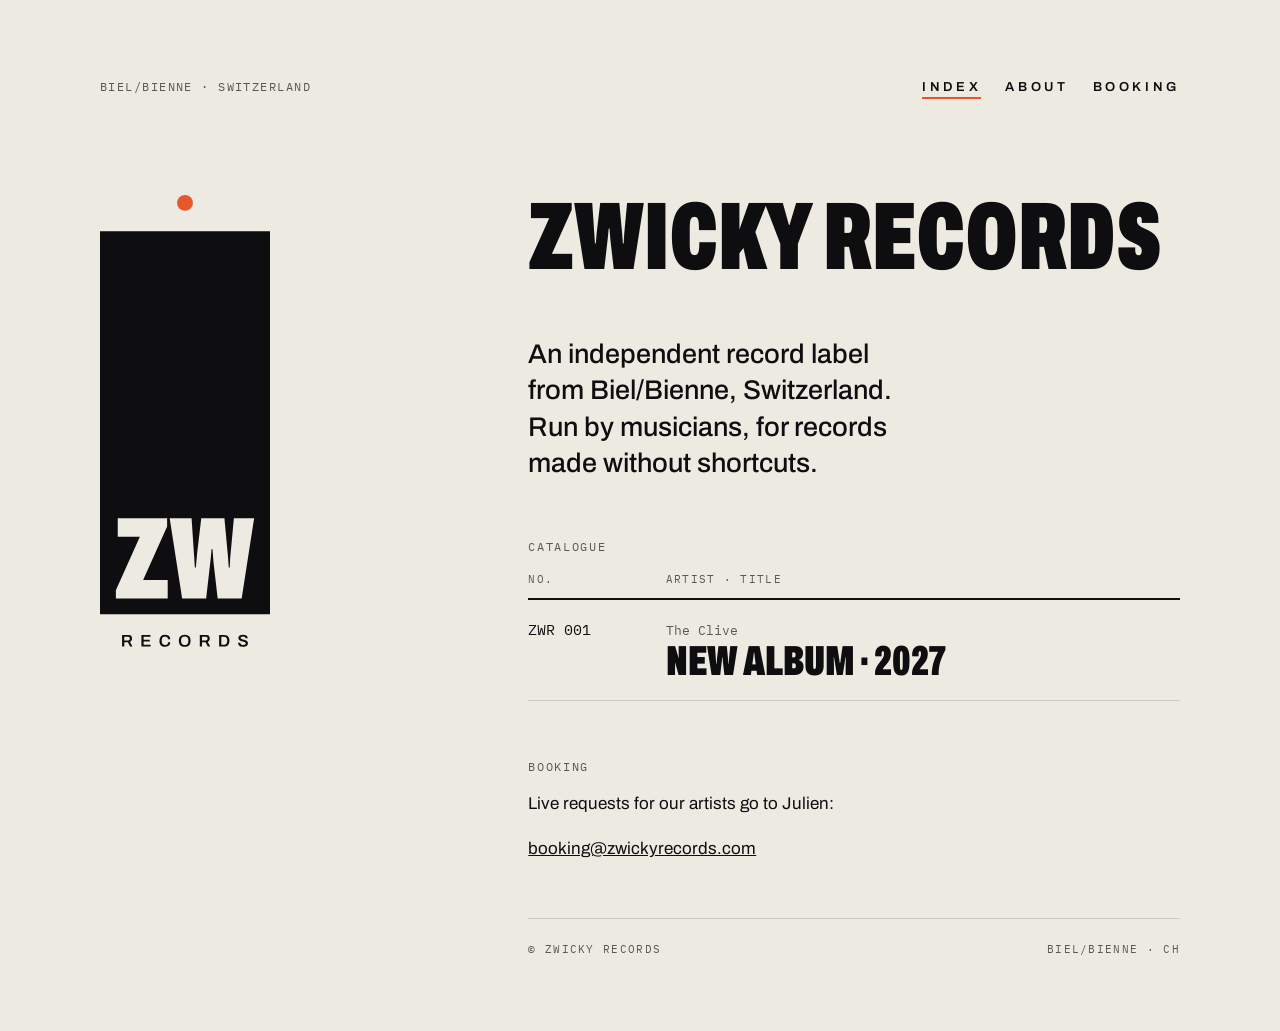
<file: site/index.html>
<!doctype html>
<html lang="en">
<head>
<meta charset="utf-8">
<meta name="viewport" content="width=device-width, initial-scale=1, viewport-fit=cover">
<title>Zwicky Records</title>
<meta name="description" content="Zwicky Records is an independent record label based in Biel/Bienne, Switzerland.">
<link rel="icon" href="favicon.svg" type="image/svg+xml">
<link rel="preconnect" href="https://fonts.googleapis.com"><link rel="preconnect" href="https://fonts.gstatic.com" crossorigin><link rel="stylesheet" href="https://fonts.googleapis.com/css2?family=Archivo:wdth,wght@62..125,400..900&family=IBM+Plex+Mono:wght@400;500&display=swap">
<link rel="stylesheet" href="style.css">
</head>
<body>
<div class="top"><span class="place">Biel/Bienne · Switzerland</span><nav aria-label="Main"><ul><li><a href="index.html" aria-current="page">Index</a></li><li><a href="about.html">About</a></li><li><a href="booking.html">Booking</a></li></ul></nav></div>
<div class="wrap">
  <header class="mark"><a href="index.html" aria-label="Zwicky Records — home"><svg viewBox="0 0 150 398.65" role="img" aria-label="Zwicky Records"><circle class="dot" cx="75.0" cy="7" r="7"/><path class="ink" d="M0.0 32.0H150.0V370.0H0.0ZM72.48188781738281 356.0H93.65459442138672L97.35467529296875 323.72705078125Q97.45745849609375 322.6992492675781 97.66301727294922 320.7464294433594Q97.86857604980469 318.7936096191406 98.07413864135742 316.5838317871094Q98.27970123291016 314.3740539550781 98.38247680664062 312.6268005371094H99.30750274658203Q99.4102783203125 314.1684875488281 99.56444931030273 316.2240905761719Q99.71862030029297 318.2796936035156 99.8727912902832 320.2839050292969Q100.02696228027344 322.2881164550781 100.1297378540039 323.72705078125L103.82982635498047 356.0H125.00253295898438L136.0 285.2872619628906H118.11626434326172L115.13563537597656 317.56024169921875Q115.0328598022461 318.4852600097656 114.93008041381836 319.82139587402344Q114.82730102539062 321.15753173828125 114.77590942382812 322.69923400878906Q114.72451782226562 324.2409362792969 114.62173843383789 325.8340301513672Q114.51895904541016 327.4271240234375 114.51895904541016 328.6604919433594H113.59393310546875Q113.49115753173828 326.9132385253906 113.33698654174805 324.7034606933594Q113.18281555175781 322.4936828613281 113.02864456176758 320.5408630371094Q112.87447357177734 318.5880432128906 112.77169799804688 317.56024169921875L109.79106903076172 285.2872619628906H89.33782958984375L85.53496551513672 317.56024169921875Q85.53496551513672 318.1769104003906 85.43218612670898 319.461669921875Q85.32940673828125 320.7464294433594 85.17523574829102 322.3395233154297Q85.02106475830078 323.9326171875 84.86689376831055 325.57708740234375Q84.71272277832031 327.2215576171875 84.60993957519531 328.6604919433594H83.68492126464844Q83.58213806152344 326.7076721191406 83.42797088623047 324.4465026855469Q83.2738037109375 322.1853332519531 83.1710205078125 320.2839050292969Q83.0682373046875 318.3824768066406 82.96546173095703 317.56024169921875L80.80707550048828 285.2872619628906H61.48441696166992ZM14.0 356.0H59.737152099609375V339.7607421875H38.0505485534668L59.22325134277344 292.58465576171875V285.2872619628906H15.644481658935547V301.52655029296875H35.172706604003906L14.0 348.7026062011719Z"/><path class="ink" d="M74.75250244140625 398.6499938964844Q73.14749908447266 398.6499938964844 71.97750091552734 398.07249450683594Q70.80750274658203 397.4949951171875 70.18500137329102 396.30999755859375Q69.5625 395.125 69.5625 393.32501220703125Q69.5625 391.510009765625 70.18500137329102 390.33250427246094Q70.80750274658203 389.1549987792969 71.97750091552734 388.57749938964844Q73.14749908447266 388.0 74.75250244140625 388.0Q76.37249755859375 388.0 77.53499984741211 388.57749938964844Q78.69750213623047 389.1549987792969 79.32000350952148 390.33250427246094Q79.9425048828125 391.510009765625 79.9425048828125 393.32501220703125Q79.9425048828125 395.125 79.32000350952148 396.30999755859375Q78.69750213623047 397.4949951171875 77.53499984741211 398.07249450683594Q76.37249755859375 398.6499938964844 74.75250244140625 398.6499938964844ZM105.11250305175781 398.4700012207031V388.17999267578125H109.23750305175781Q110.79750061035156 388.17999267578125 111.90750122070312 388.73500061035156Q113.01750183105469 389.2900085449219 113.61750030517578 390.42250061035156Q114.21749877929688 391.55499267578125 114.21749877929688 393.32501220703125Q114.21749877929688 395.0799865722656 113.61750030517578 396.21998596191406Q113.01750183105469 397.3599853515625 111.90750122070312 397.9149932861328Q110.79750061035156 398.4700012207031 109.23750305175781 398.4700012207031ZM19.477500915527344 398.4700012207031V388.17999267578125H24.892501831054688Q26.032501220703125 388.17999267578125 26.782501220703125 388.5699920654297Q27.532501220703125 388.9599914550781 27.907501220703125 389.67999267578125Q28.282501220703125 390.3999938964844 28.282501220703125 391.375Q28.282501220703125 392.3800048828125 27.83250141143799 393.1524963378906Q27.38250160217285 393.92498779296875 26.512500762939453 394.31500244140625L28.642501831054688 398.4700012207031H26.512500762939453L24.622501373291016 394.6449890136719H21.427501678466797V398.4700012207031ZM88.05750274658203 398.4700012207031V388.17999267578125H93.47250366210938Q94.61250305175781 388.17999267578125 95.36250305175781 388.5699920654297Q96.11250305175781 388.9599914550781 96.48750305175781 389.67999267578125Q96.86250305175781 390.3999938964844 96.86250305175781 391.375Q96.86250305175781 392.3800048828125 96.41250228881836 393.1524963378906Q95.9625015258789 393.92498779296875 95.09249877929688 394.31500244140625L97.22250366210938 398.4700012207031H95.09249877929688L93.20249938964844 394.6449890136719H90.00749969482422V398.4700012207031ZM36.532501220703125 398.4700012207031V388.17999267578125H44.55750274658203V389.8450012207031H38.48250198364258V392.3800048828125H43.89750289916992V394.0450134277344H38.48250198364258V396.80499267578125H44.64750289916992V398.4700012207031ZM126.17250061035156 398.6499938964844Q125.3175048828125 398.6499938964844 124.53750228881836 398.4624938964844Q123.75749969482422 398.2749938964844 123.15750122070312 397.87750244140625Q122.55750274658203 397.4800109863281 122.2125015258789 396.88751220703125Q121.86750030517578 396.2950134277344 121.86750030517578 395.4849853515625Q121.86750030517578 395.3949890136719 121.875 395.30499267578125Q121.88249969482422 395.2149963378906 121.88249969482422 395.1700134277344H123.84750366210938Q123.84750366210938 395.20001220703125 123.84000396728516 395.2825012207031Q123.83250427246094 395.364990234375 123.83250427246094 395.42498779296875Q123.83250427246094 395.9200134277344 124.11750411987305 396.2725067138672Q124.40250396728516 396.625 124.94250106811523 396.8125Q125.48249816894531 397.0 126.21749877929688 397.0Q126.7125015258789 397.0 127.09500122070312 396.94000244140625Q127.47750091552734 396.8800048828125 127.75500106811523 396.7675018310547Q128.03250122070312 396.6549987792969 128.2125015258789 396.49749755859375Q128.3925018310547 396.3399963378906 128.4749984741211 396.14500427246094Q128.5574951171875 395.95001220703125 128.5574951171875 395.7250061035156Q128.5574951171875 395.2900085449219 128.2874984741211 395.0050048828125Q128.0175018310547 394.7200012207031 127.56000137329102 394.5249938964844Q127.10250091552734 394.3299865722656 126.5250015258789 394.17250061035156Q125.94750213623047 394.0150146484375 125.34000015258789 393.8500061035156Q124.73249816894531 393.68499755859375 124.15499877929688 393.45249938964844Q123.57749938964844 393.2200012207031 123.11999893188477 392.88999938964844Q122.6624984741211 392.55999755859375 122.39249801635742 392.0574951171875Q122.12249755859375 391.55499267578125 122.12249755859375 390.8500061035156Q122.12249755859375 390.1300048828125 122.43000030517578 389.5899963378906Q122.73750305175781 389.04998779296875 123.30000305175781 388.69749450683594Q123.86250305175781 388.3450012207031 124.61250305175781 388.17250061035156Q125.36250305175781 388.0 126.24749755859375 388.0Q127.07250213623047 388.0 127.79999923706055 388.17250061035156Q128.52749633789062 388.3450012207031 129.0824966430664 388.7124938964844Q129.6374969482422 389.0799865722656 129.95249938964844 389.6424865722656Q130.2675018310547 390.2049865722656 130.2675018310547 390.9849853515625V391.1650085449219H128.33250427246094V391.0150146484375Q128.33250427246094 390.5799865722656 128.07000350952148 390.2799987792969Q127.80750274658203 389.9800109863281 127.33500289916992 389.81500244140625Q126.86250305175781 389.6499938964844 126.23249816894531 389.6499938964844Q125.55750274658203 389.6499938964844 125.0775032043457 389.7774963378906Q124.59750366210938 389.9049987792969 124.34250259399414 390.1524963378906Q124.0875015258789 390.3999938964844 124.0875015258789 390.760009765625Q124.0875015258789 391.135009765625 124.35750198364258 391.38999938964844Q124.62750244140625 391.6449890136719 125.08500289916992 391.8249969482422Q125.5425033569336 392.0050048828125 126.12000274658203 392.1549987792969Q126.69750213623047 392.30499267578125 127.30500030517578 392.4774932861328Q127.9124984741211 392.6499938964844 128.4900016784668 392.875Q129.0675048828125 393.1000061035156 129.5250015258789 393.4375Q129.9824981689453 393.7749938964844 130.25250244140625 394.27000427246094Q130.5225067138672 394.7650146484375 130.5225067138672 395.4549865722656Q130.5225067138672 396.6099853515625 129.9600067138672 397.3149871826172Q129.3975067138672 398.0199890136719 128.4150047302246 398.3349914550781Q127.43250274658203 398.6499938964844 126.17250061035156 398.6499938964844ZM57.442501068115234 398.6499938964844Q55.86750030517578 398.6499938964844 54.75 398.0950012207031Q53.63249969482422 397.5400085449219 53.040000915527344 396.3625030517578Q52.44750213623047 395.18499755859375 52.44750213623047 393.32501220703125Q52.44750213623047 390.6099853515625 53.76750183105469 389.30499267578125Q55.087501525878906 388.0 57.442501068115234 388.0Q58.71750259399414 388.0 59.74500274658203 388.43499755859375Q60.77250289916992 388.8699951171875 61.38000297546387 389.74749755859375Q61.98750305175781 390.625 61.98750305175781 391.9750061035156H59.99250030517578Q59.99250030517578 391.2250061035156 59.670000076293945 390.70750427246094Q59.34749984741211 390.19000244140625 58.77750015258789 389.9199981689453Q58.20750045776367 389.6499938964844 57.47249984741211 389.6499938964844Q56.45249938964844 389.6499938964844 55.77750015258789 390.04750061035156Q55.102500915527344 390.44500732421875 54.78000068664551 391.2250061035156Q54.45750045776367 392.0050048828125 54.45750045776367 393.1600036621094V393.489990234375Q54.45750045776367 394.6600036621094 54.78000068664551 395.44000244140625Q55.102500915527344 396.2200012207031 55.77000045776367 396.61000061035156Q56.4375 397.0 57.47249984741211 397.0Q58.25250244140625 397.0 58.837501525878906 396.7375030517578Q59.42250061035156 396.4750061035156 59.7450008392334 395.95750427246094Q60.067501068115234 395.44000244140625 60.067501068115234 394.69000244140625H61.98750305175781Q61.98750305175781 396.0400085449219 61.387502670288086 396.9175109863281Q60.78750228881836 397.7950134277344 59.76000213623047 398.2225036621094Q58.73250198364258 398.6499938964844 57.442501068115234 398.6499938964844ZM74.75250244140625 397.0Q75.53250122070312 397.0 76.125 396.7749938964844Q76.71749877929688 396.54998779296875 77.12250137329102 396.1074981689453Q77.52750396728516 395.6650085449219 77.73750305175781 395.0124969482422Q77.94750213623047 394.3599853515625 77.94750213623047 393.5050048828125V393.17498779296875Q77.94750213623047 392.30499267578125 77.73750305175781 391.6449890136719Q77.52750396728516 390.9849853515625 77.12250137329102 390.54249572753906Q76.71749877929688 390.1000061035156 76.125 389.875Q75.53250122070312 389.6499938964844 74.75250244140625 389.6499938964844Q73.97250366210938 389.6499938964844 73.38000106811523 389.875Q72.7874984741211 390.1000061035156 72.38249969482422 390.54249572753906Q71.97750091552734 390.9849853515625 71.7750015258789 391.6449890136719Q71.57250213623047 392.30499267578125 71.57250213623047 393.17498779296875V393.5050048828125Q71.57250213623047 394.3599853515625 71.7750015258789 395.0124969482422Q71.97750091552734 395.6650085449219 72.38249969482422 396.1074981689453Q72.7874984741211 396.54998779296875 73.38000106811523 396.7749938964844Q73.97250366210938 397.0 74.75250244140625 397.0ZM107.0625 396.80499267578125H109.23750305175781Q109.95750427246094 396.80499267578125 110.51250457763672 396.5950012207031Q111.0675048828125 396.385009765625 111.4425048828125 395.9725036621094Q111.8175048828125 395.55999755859375 112.01250457763672 394.9375Q112.20750427246094 394.31500244140625 112.20750427246094 393.489990234375V393.17498779296875Q112.20750427246094 392.3349914550781 112.01250457763672 391.7124938964844Q111.8175048828125 391.0899963378906 111.4425048828125 390.67750549316406Q111.0675048828125 390.2650146484375 110.51250457763672 390.0550079345703Q109.95750427246094 389.8450012207031 109.23750305175781 389.8450012207031H107.0625ZM21.427501678466797 393.010009765625H24.74250030517578Q25.49250030517578 393.010009765625 25.89750099182129 392.57501220703125Q26.302501678466797 392.1400146484375 26.302501678466797 391.375Q26.302501678466797 390.8800048828125 26.122501373291016 390.54249572753906Q25.942501068115234 390.2049865722656 25.597500801086426 390.0249938964844Q25.252500534057617 389.8450012207031 24.74250030517578 389.8450012207031H21.427501678466797ZM90.00749969482422 393.010009765625H93.32250213623047Q94.07250213623047 393.010009765625 94.47750091552734 392.57501220703125Q94.88249969482422 392.1400146484375 94.88249969482422 391.375Q94.88249969482422 390.8800048828125 94.70249938964844 390.54249572753906Q94.52249908447266 390.2049865722656 94.1775016784668 390.0249938964844Q93.83250427246094 389.8450012207031 93.32250213623047 389.8450012207031H90.00749969482422Z"/></svg></a></header>
  <main>
    <h1>Zwicky Records</h1>
    <p class="lead">An independent record label from Biel/Bienne, Switzerland. Run by musicians, for records made without shortcuts.</p>
    <section aria-labelledby="cat-h">
      <h2 class="label" id="cat-h">Catalogue</h2>
      <div class="table-box">
        <table class="cat">
          <thead><tr><th>No.</th><th>Artist · Title</th></tr></thead>
          <tbody><tr><td class="code">ZWR 001</td><td><div class="artist"><a class="band" href="https://www.the-clive.com" target="_blank" rel="noopener">The Clive</a></div><div class="title">New album · 2027</div></td></tr></tbody>
        </table>
      </div>
    </section>
    <section aria-labelledby="c-h">
      <h2 class="label" id="c-h">Booking</h2>
      <p class="prose" style="margin:0">Live requests for our artists go to Julien: <a href="mailto:booking@zwickyrecords.com">booking@zwickyrecords.com</a></p>
    </section>
    <footer><span>© Zwicky Records</span><span>Biel/Bienne · CH</span></footer>
  </main>
</div>
</body>
</html>
</file>
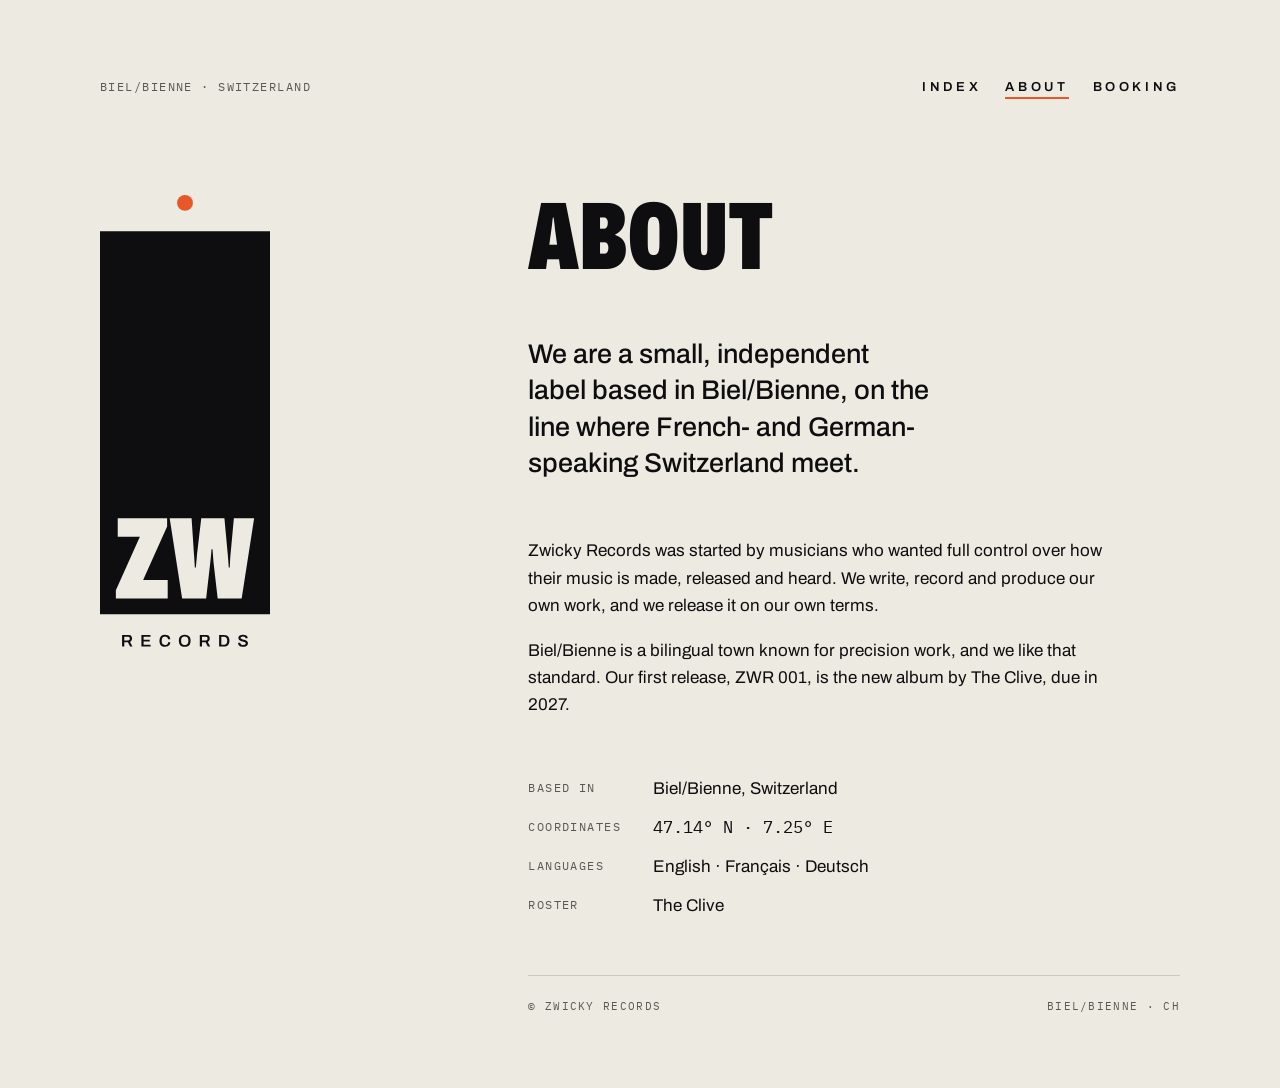
<file: site/about.html>
<!doctype html>
<html lang="en">
<head>
<meta charset="utf-8">
<meta name="viewport" content="width=device-width, initial-scale=1, viewport-fit=cover">
<title>About — Zwicky Records</title>
<meta name="description" content="Who we are: an independent label based in Biel/Bienne, Switzerland.">
<link rel="icon" href="favicon.svg" type="image/svg+xml">
<link rel="preconnect" href="https://fonts.googleapis.com"><link rel="preconnect" href="https://fonts.gstatic.com" crossorigin><link rel="stylesheet" href="https://fonts.googleapis.com/css2?family=Archivo:wdth,wght@62..125,400..900&family=IBM+Plex+Mono:wght@400;500&display=swap">
<link rel="stylesheet" href="style.css">
</head>
<body>
<div class="top"><span class="place">Biel/Bienne · Switzerland</span><nav aria-label="Main"><ul><li><a href="index.html">Index</a></li><li><a href="about.html" aria-current="page">About</a></li><li><a href="booking.html">Booking</a></li></ul></nav></div>
<div class="wrap">
  <header class="mark"><a href="index.html" aria-label="Zwicky Records — home"><svg viewBox="0 0 150 398.65" role="img" aria-label="Zwicky Records"><circle class="dot" cx="75.0" cy="7" r="7"/><path class="ink" d="M0.0 32.0H150.0V370.0H0.0ZM72.48188781738281 356.0H93.65459442138672L97.35467529296875 323.72705078125Q97.45745849609375 322.6992492675781 97.66301727294922 320.7464294433594Q97.86857604980469 318.7936096191406 98.07413864135742 316.5838317871094Q98.27970123291016 314.3740539550781 98.38247680664062 312.6268005371094H99.30750274658203Q99.4102783203125 314.1684875488281 99.56444931030273 316.2240905761719Q99.71862030029297 318.2796936035156 99.8727912902832 320.2839050292969Q100.02696228027344 322.2881164550781 100.1297378540039 323.72705078125L103.82982635498047 356.0H125.00253295898438L136.0 285.2872619628906H118.11626434326172L115.13563537597656 317.56024169921875Q115.0328598022461 318.4852600097656 114.93008041381836 319.82139587402344Q114.82730102539062 321.15753173828125 114.77590942382812 322.69923400878906Q114.72451782226562 324.2409362792969 114.62173843383789 325.8340301513672Q114.51895904541016 327.4271240234375 114.51895904541016 328.6604919433594H113.59393310546875Q113.49115753173828 326.9132385253906 113.33698654174805 324.7034606933594Q113.18281555175781 322.4936828613281 113.02864456176758 320.5408630371094Q112.87447357177734 318.5880432128906 112.77169799804688 317.56024169921875L109.79106903076172 285.2872619628906H89.33782958984375L85.53496551513672 317.56024169921875Q85.53496551513672 318.1769104003906 85.43218612670898 319.461669921875Q85.32940673828125 320.7464294433594 85.17523574829102 322.3395233154297Q85.02106475830078 323.9326171875 84.86689376831055 325.57708740234375Q84.71272277832031 327.2215576171875 84.60993957519531 328.6604919433594H83.68492126464844Q83.58213806152344 326.7076721191406 83.42797088623047 324.4465026855469Q83.2738037109375 322.1853332519531 83.1710205078125 320.2839050292969Q83.0682373046875 318.3824768066406 82.96546173095703 317.56024169921875L80.80707550048828 285.2872619628906H61.48441696166992ZM14.0 356.0H59.737152099609375V339.7607421875H38.0505485534668L59.22325134277344 292.58465576171875V285.2872619628906H15.644481658935547V301.52655029296875H35.172706604003906L14.0 348.7026062011719Z"/><path class="ink" d="M74.75250244140625 398.6499938964844Q73.14749908447266 398.6499938964844 71.97750091552734 398.07249450683594Q70.80750274658203 397.4949951171875 70.18500137329102 396.30999755859375Q69.5625 395.125 69.5625 393.32501220703125Q69.5625 391.510009765625 70.18500137329102 390.33250427246094Q70.80750274658203 389.1549987792969 71.97750091552734 388.57749938964844Q73.14749908447266 388.0 74.75250244140625 388.0Q76.37249755859375 388.0 77.53499984741211 388.57749938964844Q78.69750213623047 389.1549987792969 79.32000350952148 390.33250427246094Q79.9425048828125 391.510009765625 79.9425048828125 393.32501220703125Q79.9425048828125 395.125 79.32000350952148 396.30999755859375Q78.69750213623047 397.4949951171875 77.53499984741211 398.07249450683594Q76.37249755859375 398.6499938964844 74.75250244140625 398.6499938964844ZM105.11250305175781 398.4700012207031V388.17999267578125H109.23750305175781Q110.79750061035156 388.17999267578125 111.90750122070312 388.73500061035156Q113.01750183105469 389.2900085449219 113.61750030517578 390.42250061035156Q114.21749877929688 391.55499267578125 114.21749877929688 393.32501220703125Q114.21749877929688 395.0799865722656 113.61750030517578 396.21998596191406Q113.01750183105469 397.3599853515625 111.90750122070312 397.9149932861328Q110.79750061035156 398.4700012207031 109.23750305175781 398.4700012207031ZM19.477500915527344 398.4700012207031V388.17999267578125H24.892501831054688Q26.032501220703125 388.17999267578125 26.782501220703125 388.5699920654297Q27.532501220703125 388.9599914550781 27.907501220703125 389.67999267578125Q28.282501220703125 390.3999938964844 28.282501220703125 391.375Q28.282501220703125 392.3800048828125 27.83250141143799 393.1524963378906Q27.38250160217285 393.92498779296875 26.512500762939453 394.31500244140625L28.642501831054688 398.4700012207031H26.512500762939453L24.622501373291016 394.6449890136719H21.427501678466797V398.4700012207031ZM88.05750274658203 398.4700012207031V388.17999267578125H93.47250366210938Q94.61250305175781 388.17999267578125 95.36250305175781 388.5699920654297Q96.11250305175781 388.9599914550781 96.48750305175781 389.67999267578125Q96.86250305175781 390.3999938964844 96.86250305175781 391.375Q96.86250305175781 392.3800048828125 96.41250228881836 393.1524963378906Q95.9625015258789 393.92498779296875 95.09249877929688 394.31500244140625L97.22250366210938 398.4700012207031H95.09249877929688L93.20249938964844 394.6449890136719H90.00749969482422V398.4700012207031ZM36.532501220703125 398.4700012207031V388.17999267578125H44.55750274658203V389.8450012207031H38.48250198364258V392.3800048828125H43.89750289916992V394.0450134277344H38.48250198364258V396.80499267578125H44.64750289916992V398.4700012207031ZM126.17250061035156 398.6499938964844Q125.3175048828125 398.6499938964844 124.53750228881836 398.4624938964844Q123.75749969482422 398.2749938964844 123.15750122070312 397.87750244140625Q122.55750274658203 397.4800109863281 122.2125015258789 396.88751220703125Q121.86750030517578 396.2950134277344 121.86750030517578 395.4849853515625Q121.86750030517578 395.3949890136719 121.875 395.30499267578125Q121.88249969482422 395.2149963378906 121.88249969482422 395.1700134277344H123.84750366210938Q123.84750366210938 395.20001220703125 123.84000396728516 395.2825012207031Q123.83250427246094 395.364990234375 123.83250427246094 395.42498779296875Q123.83250427246094 395.9200134277344 124.11750411987305 396.2725067138672Q124.40250396728516 396.625 124.94250106811523 396.8125Q125.48249816894531 397.0 126.21749877929688 397.0Q126.7125015258789 397.0 127.09500122070312 396.94000244140625Q127.47750091552734 396.8800048828125 127.75500106811523 396.7675018310547Q128.03250122070312 396.6549987792969 128.2125015258789 396.49749755859375Q128.3925018310547 396.3399963378906 128.4749984741211 396.14500427246094Q128.5574951171875 395.95001220703125 128.5574951171875 395.7250061035156Q128.5574951171875 395.2900085449219 128.2874984741211 395.0050048828125Q128.0175018310547 394.7200012207031 127.56000137329102 394.5249938964844Q127.10250091552734 394.3299865722656 126.5250015258789 394.17250061035156Q125.94750213623047 394.0150146484375 125.34000015258789 393.8500061035156Q124.73249816894531 393.68499755859375 124.15499877929688 393.45249938964844Q123.57749938964844 393.2200012207031 123.11999893188477 392.88999938964844Q122.6624984741211 392.55999755859375 122.39249801635742 392.0574951171875Q122.12249755859375 391.55499267578125 122.12249755859375 390.8500061035156Q122.12249755859375 390.1300048828125 122.43000030517578 389.5899963378906Q122.73750305175781 389.04998779296875 123.30000305175781 388.69749450683594Q123.86250305175781 388.3450012207031 124.61250305175781 388.17250061035156Q125.36250305175781 388.0 126.24749755859375 388.0Q127.07250213623047 388.0 127.79999923706055 388.17250061035156Q128.52749633789062 388.3450012207031 129.0824966430664 388.7124938964844Q129.6374969482422 389.0799865722656 129.95249938964844 389.6424865722656Q130.2675018310547 390.2049865722656 130.2675018310547 390.9849853515625V391.1650085449219H128.33250427246094V391.0150146484375Q128.33250427246094 390.5799865722656 128.07000350952148 390.2799987792969Q127.80750274658203 389.9800109863281 127.33500289916992 389.81500244140625Q126.86250305175781 389.6499938964844 126.23249816894531 389.6499938964844Q125.55750274658203 389.6499938964844 125.0775032043457 389.7774963378906Q124.59750366210938 389.9049987792969 124.34250259399414 390.1524963378906Q124.0875015258789 390.3999938964844 124.0875015258789 390.760009765625Q124.0875015258789 391.135009765625 124.35750198364258 391.38999938964844Q124.62750244140625 391.6449890136719 125.08500289916992 391.8249969482422Q125.5425033569336 392.0050048828125 126.12000274658203 392.1549987792969Q126.69750213623047 392.30499267578125 127.30500030517578 392.4774932861328Q127.9124984741211 392.6499938964844 128.4900016784668 392.875Q129.0675048828125 393.1000061035156 129.5250015258789 393.4375Q129.9824981689453 393.7749938964844 130.25250244140625 394.27000427246094Q130.5225067138672 394.7650146484375 130.5225067138672 395.4549865722656Q130.5225067138672 396.6099853515625 129.9600067138672 397.3149871826172Q129.3975067138672 398.0199890136719 128.4150047302246 398.3349914550781Q127.43250274658203 398.6499938964844 126.17250061035156 398.6499938964844ZM57.442501068115234 398.6499938964844Q55.86750030517578 398.6499938964844 54.75 398.0950012207031Q53.63249969482422 397.5400085449219 53.040000915527344 396.3625030517578Q52.44750213623047 395.18499755859375 52.44750213623047 393.32501220703125Q52.44750213623047 390.6099853515625 53.76750183105469 389.30499267578125Q55.087501525878906 388.0 57.442501068115234 388.0Q58.71750259399414 388.0 59.74500274658203 388.43499755859375Q60.77250289916992 388.8699951171875 61.38000297546387 389.74749755859375Q61.98750305175781 390.625 61.98750305175781 391.9750061035156H59.99250030517578Q59.99250030517578 391.2250061035156 59.670000076293945 390.70750427246094Q59.34749984741211 390.19000244140625 58.77750015258789 389.9199981689453Q58.20750045776367 389.6499938964844 57.47249984741211 389.6499938964844Q56.45249938964844 389.6499938964844 55.77750015258789 390.04750061035156Q55.102500915527344 390.44500732421875 54.78000068664551 391.2250061035156Q54.45750045776367 392.0050048828125 54.45750045776367 393.1600036621094V393.489990234375Q54.45750045776367 394.6600036621094 54.78000068664551 395.44000244140625Q55.102500915527344 396.2200012207031 55.77000045776367 396.61000061035156Q56.4375 397.0 57.47249984741211 397.0Q58.25250244140625 397.0 58.837501525878906 396.7375030517578Q59.42250061035156 396.4750061035156 59.7450008392334 395.95750427246094Q60.067501068115234 395.44000244140625 60.067501068115234 394.69000244140625H61.98750305175781Q61.98750305175781 396.0400085449219 61.387502670288086 396.9175109863281Q60.78750228881836 397.7950134277344 59.76000213623047 398.2225036621094Q58.73250198364258 398.6499938964844 57.442501068115234 398.6499938964844ZM74.75250244140625 397.0Q75.53250122070312 397.0 76.125 396.7749938964844Q76.71749877929688 396.54998779296875 77.12250137329102 396.1074981689453Q77.52750396728516 395.6650085449219 77.73750305175781 395.0124969482422Q77.94750213623047 394.3599853515625 77.94750213623047 393.5050048828125V393.17498779296875Q77.94750213623047 392.30499267578125 77.73750305175781 391.6449890136719Q77.52750396728516 390.9849853515625 77.12250137329102 390.54249572753906Q76.71749877929688 390.1000061035156 76.125 389.875Q75.53250122070312 389.6499938964844 74.75250244140625 389.6499938964844Q73.97250366210938 389.6499938964844 73.38000106811523 389.875Q72.7874984741211 390.1000061035156 72.38249969482422 390.54249572753906Q71.97750091552734 390.9849853515625 71.7750015258789 391.6449890136719Q71.57250213623047 392.30499267578125 71.57250213623047 393.17498779296875V393.5050048828125Q71.57250213623047 394.3599853515625 71.7750015258789 395.0124969482422Q71.97750091552734 395.6650085449219 72.38249969482422 396.1074981689453Q72.7874984741211 396.54998779296875 73.38000106811523 396.7749938964844Q73.97250366210938 397.0 74.75250244140625 397.0ZM107.0625 396.80499267578125H109.23750305175781Q109.95750427246094 396.80499267578125 110.51250457763672 396.5950012207031Q111.0675048828125 396.385009765625 111.4425048828125 395.9725036621094Q111.8175048828125 395.55999755859375 112.01250457763672 394.9375Q112.20750427246094 394.31500244140625 112.20750427246094 393.489990234375V393.17498779296875Q112.20750427246094 392.3349914550781 112.01250457763672 391.7124938964844Q111.8175048828125 391.0899963378906 111.4425048828125 390.67750549316406Q111.0675048828125 390.2650146484375 110.51250457763672 390.0550079345703Q109.95750427246094 389.8450012207031 109.23750305175781 389.8450012207031H107.0625ZM21.427501678466797 393.010009765625H24.74250030517578Q25.49250030517578 393.010009765625 25.89750099182129 392.57501220703125Q26.302501678466797 392.1400146484375 26.302501678466797 391.375Q26.302501678466797 390.8800048828125 26.122501373291016 390.54249572753906Q25.942501068115234 390.2049865722656 25.597500801086426 390.0249938964844Q25.252500534057617 389.8450012207031 24.74250030517578 389.8450012207031H21.427501678466797ZM90.00749969482422 393.010009765625H93.32250213623047Q94.07250213623047 393.010009765625 94.47750091552734 392.57501220703125Q94.88249969482422 392.1400146484375 94.88249969482422 391.375Q94.88249969482422 390.8800048828125 94.70249938964844 390.54249572753906Q94.52249908447266 390.2049865722656 94.1775016784668 390.0249938964844Q93.83250427246094 389.8450012207031 93.32250213623047 389.8450012207031H90.00749969482422Z"/></svg></a></header>
  <main>
    <h1>About</h1>
    <p class="lead">We are a small, independent label based in Biel/Bienne, on the line where French- and German-speaking Switzerland meet.</p>
    <div class="prose">
      <p>Zwicky Records was started by musicians who wanted full control over how their music is made, released and heard. We write, record and produce our own work, and we release it on our own terms.</p>
      <p>Biel/Bienne is a bilingual town known for precision work, and we like that standard. Our first release, ZWR 001, is the new album by <a class="band" href="https://www.the-clive.com" target="_blank" rel="noopener">The Clive</a>, due in 2027.</p>
    </div>
    <dl class="facts">
      <dt>Based in</dt><dd>Biel/Bienne, Switzerland</dd>
      <dt>Coordinates</dt><dd style="font-family:var(--mono)">47.14° N · 7.25° E</dd>
      <dt>Languages</dt><dd>English · Français · Deutsch</dd>
      <dt>Roster</dt><dd><a class="band" href="https://www.the-clive.com" target="_blank" rel="noopener">The Clive</a></dd>
    </dl>
    <footer><span>© Zwicky Records</span><span>Biel/Bienne · CH</span></footer>
  </main>
</div>
</body>
</html>
</file>
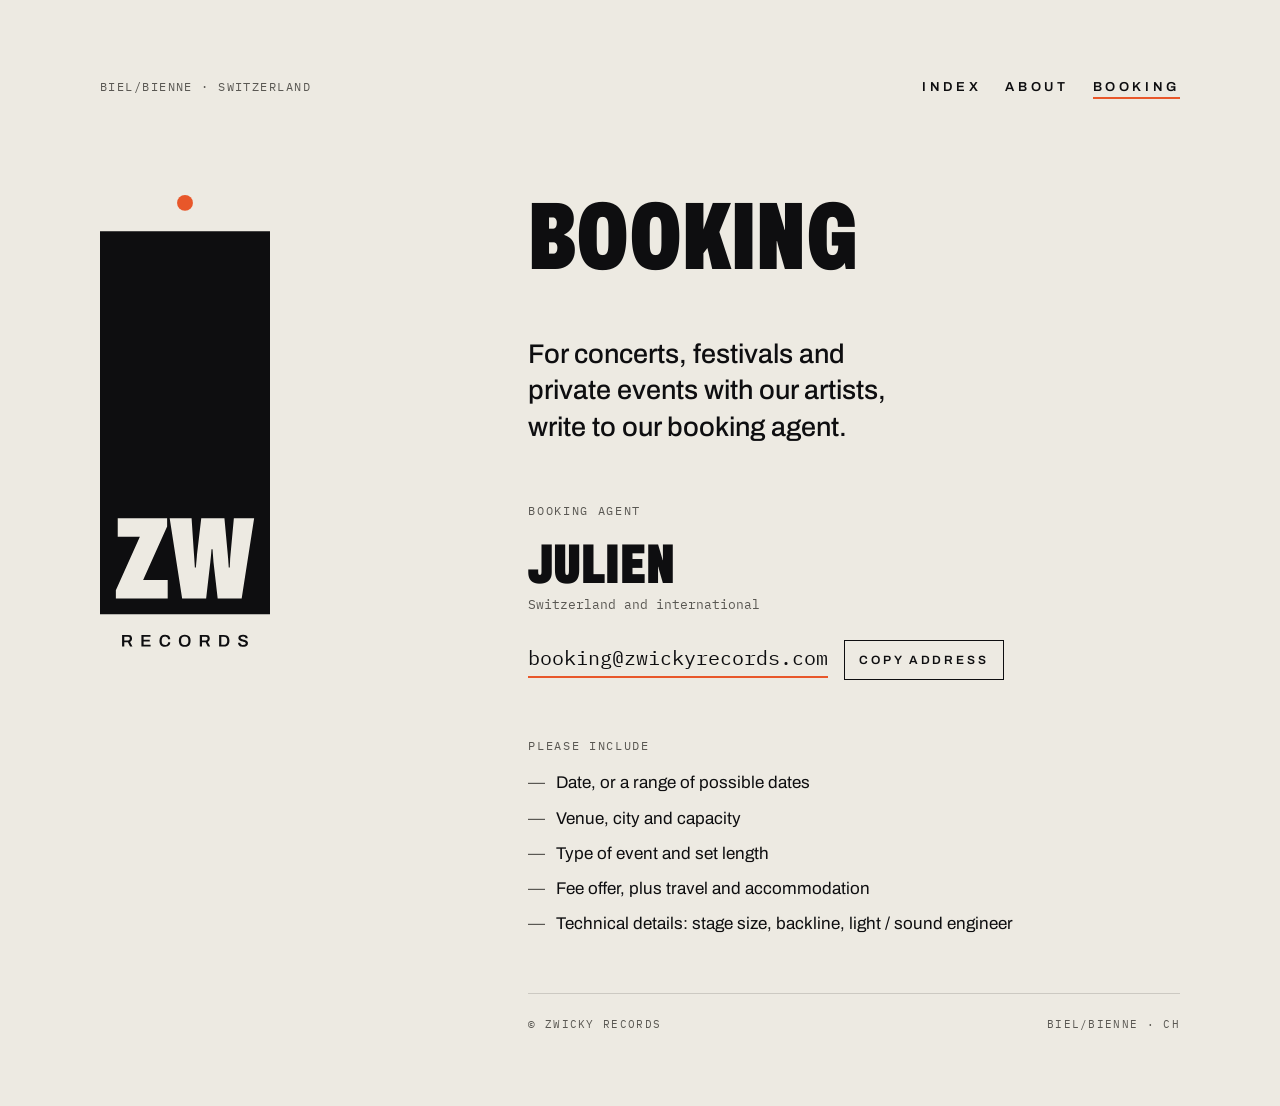
<file: site/booking.html>
<!doctype html>
<html lang="en">
<head>
<meta charset="utf-8">
<meta name="viewport" content="width=device-width, initial-scale=1, viewport-fit=cover">
<title>Booking — Zwicky Records</title>
<meta name="description" content="Booking contact for Zwicky Records artists.">
<link rel="icon" href="favicon.svg" type="image/svg+xml">
<link rel="preconnect" href="https://fonts.googleapis.com"><link rel="preconnect" href="https://fonts.gstatic.com" crossorigin><link rel="stylesheet" href="https://fonts.googleapis.com/css2?family=Archivo:wdth,wght@62..125,400..900&family=IBM+Plex+Mono:wght@400;500&display=swap">
<link rel="stylesheet" href="style.css">
</head>
<body>
<div class="top"><span class="place">Biel/Bienne · Switzerland</span><nav aria-label="Main"><ul><li><a href="index.html">Index</a></li><li><a href="about.html">About</a></li><li><a href="booking.html" aria-current="page">Booking</a></li></ul></nav></div>
<div class="wrap">
  <header class="mark"><a href="index.html" aria-label="Zwicky Records — home"><svg viewBox="0 0 150 398.65" role="img" aria-label="Zwicky Records"><circle class="dot" cx="75.0" cy="7" r="7"/><path class="ink" d="M0.0 32.0H150.0V370.0H0.0ZM72.48188781738281 356.0H93.65459442138672L97.35467529296875 323.72705078125Q97.45745849609375 322.6992492675781 97.66301727294922 320.7464294433594Q97.86857604980469 318.7936096191406 98.07413864135742 316.5838317871094Q98.27970123291016 314.3740539550781 98.38247680664062 312.6268005371094H99.30750274658203Q99.4102783203125 314.1684875488281 99.56444931030273 316.2240905761719Q99.71862030029297 318.2796936035156 99.8727912902832 320.2839050292969Q100.02696228027344 322.2881164550781 100.1297378540039 323.72705078125L103.82982635498047 356.0H125.00253295898438L136.0 285.2872619628906H118.11626434326172L115.13563537597656 317.56024169921875Q115.0328598022461 318.4852600097656 114.93008041381836 319.82139587402344Q114.82730102539062 321.15753173828125 114.77590942382812 322.69923400878906Q114.72451782226562 324.2409362792969 114.62173843383789 325.8340301513672Q114.51895904541016 327.4271240234375 114.51895904541016 328.6604919433594H113.59393310546875Q113.49115753173828 326.9132385253906 113.33698654174805 324.7034606933594Q113.18281555175781 322.4936828613281 113.02864456176758 320.5408630371094Q112.87447357177734 318.5880432128906 112.77169799804688 317.56024169921875L109.79106903076172 285.2872619628906H89.33782958984375L85.53496551513672 317.56024169921875Q85.53496551513672 318.1769104003906 85.43218612670898 319.461669921875Q85.32940673828125 320.7464294433594 85.17523574829102 322.3395233154297Q85.02106475830078 323.9326171875 84.86689376831055 325.57708740234375Q84.71272277832031 327.2215576171875 84.60993957519531 328.6604919433594H83.68492126464844Q83.58213806152344 326.7076721191406 83.42797088623047 324.4465026855469Q83.2738037109375 322.1853332519531 83.1710205078125 320.2839050292969Q83.0682373046875 318.3824768066406 82.96546173095703 317.56024169921875L80.80707550048828 285.2872619628906H61.48441696166992ZM14.0 356.0H59.737152099609375V339.7607421875H38.0505485534668L59.22325134277344 292.58465576171875V285.2872619628906H15.644481658935547V301.52655029296875H35.172706604003906L14.0 348.7026062011719Z"/><path class="ink" d="M74.75250244140625 398.6499938964844Q73.14749908447266 398.6499938964844 71.97750091552734 398.07249450683594Q70.80750274658203 397.4949951171875 70.18500137329102 396.30999755859375Q69.5625 395.125 69.5625 393.32501220703125Q69.5625 391.510009765625 70.18500137329102 390.33250427246094Q70.80750274658203 389.1549987792969 71.97750091552734 388.57749938964844Q73.14749908447266 388.0 74.75250244140625 388.0Q76.37249755859375 388.0 77.53499984741211 388.57749938964844Q78.69750213623047 389.1549987792969 79.32000350952148 390.33250427246094Q79.9425048828125 391.510009765625 79.9425048828125 393.32501220703125Q79.9425048828125 395.125 79.32000350952148 396.30999755859375Q78.69750213623047 397.4949951171875 77.53499984741211 398.07249450683594Q76.37249755859375 398.6499938964844 74.75250244140625 398.6499938964844ZM105.11250305175781 398.4700012207031V388.17999267578125H109.23750305175781Q110.79750061035156 388.17999267578125 111.90750122070312 388.73500061035156Q113.01750183105469 389.2900085449219 113.61750030517578 390.42250061035156Q114.21749877929688 391.55499267578125 114.21749877929688 393.32501220703125Q114.21749877929688 395.0799865722656 113.61750030517578 396.21998596191406Q113.01750183105469 397.3599853515625 111.90750122070312 397.9149932861328Q110.79750061035156 398.4700012207031 109.23750305175781 398.4700012207031ZM19.477500915527344 398.4700012207031V388.17999267578125H24.892501831054688Q26.032501220703125 388.17999267578125 26.782501220703125 388.5699920654297Q27.532501220703125 388.9599914550781 27.907501220703125 389.67999267578125Q28.282501220703125 390.3999938964844 28.282501220703125 391.375Q28.282501220703125 392.3800048828125 27.83250141143799 393.1524963378906Q27.38250160217285 393.92498779296875 26.512500762939453 394.31500244140625L28.642501831054688 398.4700012207031H26.512500762939453L24.622501373291016 394.6449890136719H21.427501678466797V398.4700012207031ZM88.05750274658203 398.4700012207031V388.17999267578125H93.47250366210938Q94.61250305175781 388.17999267578125 95.36250305175781 388.5699920654297Q96.11250305175781 388.9599914550781 96.48750305175781 389.67999267578125Q96.86250305175781 390.3999938964844 96.86250305175781 391.375Q96.86250305175781 392.3800048828125 96.41250228881836 393.1524963378906Q95.9625015258789 393.92498779296875 95.09249877929688 394.31500244140625L97.22250366210938 398.4700012207031H95.09249877929688L93.20249938964844 394.6449890136719H90.00749969482422V398.4700012207031ZM36.532501220703125 398.4700012207031V388.17999267578125H44.55750274658203V389.8450012207031H38.48250198364258V392.3800048828125H43.89750289916992V394.0450134277344H38.48250198364258V396.80499267578125H44.64750289916992V398.4700012207031ZM126.17250061035156 398.6499938964844Q125.3175048828125 398.6499938964844 124.53750228881836 398.4624938964844Q123.75749969482422 398.2749938964844 123.15750122070312 397.87750244140625Q122.55750274658203 397.4800109863281 122.2125015258789 396.88751220703125Q121.86750030517578 396.2950134277344 121.86750030517578 395.4849853515625Q121.86750030517578 395.3949890136719 121.875 395.30499267578125Q121.88249969482422 395.2149963378906 121.88249969482422 395.1700134277344H123.84750366210938Q123.84750366210938 395.20001220703125 123.84000396728516 395.2825012207031Q123.83250427246094 395.364990234375 123.83250427246094 395.42498779296875Q123.83250427246094 395.9200134277344 124.11750411987305 396.2725067138672Q124.40250396728516 396.625 124.94250106811523 396.8125Q125.48249816894531 397.0 126.21749877929688 397.0Q126.7125015258789 397.0 127.09500122070312 396.94000244140625Q127.47750091552734 396.8800048828125 127.75500106811523 396.7675018310547Q128.03250122070312 396.6549987792969 128.2125015258789 396.49749755859375Q128.3925018310547 396.3399963378906 128.4749984741211 396.14500427246094Q128.5574951171875 395.95001220703125 128.5574951171875 395.7250061035156Q128.5574951171875 395.2900085449219 128.2874984741211 395.0050048828125Q128.0175018310547 394.7200012207031 127.56000137329102 394.5249938964844Q127.10250091552734 394.3299865722656 126.5250015258789 394.17250061035156Q125.94750213623047 394.0150146484375 125.34000015258789 393.8500061035156Q124.73249816894531 393.68499755859375 124.15499877929688 393.45249938964844Q123.57749938964844 393.2200012207031 123.11999893188477 392.88999938964844Q122.6624984741211 392.55999755859375 122.39249801635742 392.0574951171875Q122.12249755859375 391.55499267578125 122.12249755859375 390.8500061035156Q122.12249755859375 390.1300048828125 122.43000030517578 389.5899963378906Q122.73750305175781 389.04998779296875 123.30000305175781 388.69749450683594Q123.86250305175781 388.3450012207031 124.61250305175781 388.17250061035156Q125.36250305175781 388.0 126.24749755859375 388.0Q127.07250213623047 388.0 127.79999923706055 388.17250061035156Q128.52749633789062 388.3450012207031 129.0824966430664 388.7124938964844Q129.6374969482422 389.0799865722656 129.95249938964844 389.6424865722656Q130.2675018310547 390.2049865722656 130.2675018310547 390.9849853515625V391.1650085449219H128.33250427246094V391.0150146484375Q128.33250427246094 390.5799865722656 128.07000350952148 390.2799987792969Q127.80750274658203 389.9800109863281 127.33500289916992 389.81500244140625Q126.86250305175781 389.6499938964844 126.23249816894531 389.6499938964844Q125.55750274658203 389.6499938964844 125.0775032043457 389.7774963378906Q124.59750366210938 389.9049987792969 124.34250259399414 390.1524963378906Q124.0875015258789 390.3999938964844 124.0875015258789 390.760009765625Q124.0875015258789 391.135009765625 124.35750198364258 391.38999938964844Q124.62750244140625 391.6449890136719 125.08500289916992 391.8249969482422Q125.5425033569336 392.0050048828125 126.12000274658203 392.1549987792969Q126.69750213623047 392.30499267578125 127.30500030517578 392.4774932861328Q127.9124984741211 392.6499938964844 128.4900016784668 392.875Q129.0675048828125 393.1000061035156 129.5250015258789 393.4375Q129.9824981689453 393.7749938964844 130.25250244140625 394.27000427246094Q130.5225067138672 394.7650146484375 130.5225067138672 395.4549865722656Q130.5225067138672 396.6099853515625 129.9600067138672 397.3149871826172Q129.3975067138672 398.0199890136719 128.4150047302246 398.3349914550781Q127.43250274658203 398.6499938964844 126.17250061035156 398.6499938964844ZM57.442501068115234 398.6499938964844Q55.86750030517578 398.6499938964844 54.75 398.0950012207031Q53.63249969482422 397.5400085449219 53.040000915527344 396.3625030517578Q52.44750213623047 395.18499755859375 52.44750213623047 393.32501220703125Q52.44750213623047 390.6099853515625 53.76750183105469 389.30499267578125Q55.087501525878906 388.0 57.442501068115234 388.0Q58.71750259399414 388.0 59.74500274658203 388.43499755859375Q60.77250289916992 388.8699951171875 61.38000297546387 389.74749755859375Q61.98750305175781 390.625 61.98750305175781 391.9750061035156H59.99250030517578Q59.99250030517578 391.2250061035156 59.670000076293945 390.70750427246094Q59.34749984741211 390.19000244140625 58.77750015258789 389.9199981689453Q58.20750045776367 389.6499938964844 57.47249984741211 389.6499938964844Q56.45249938964844 389.6499938964844 55.77750015258789 390.04750061035156Q55.102500915527344 390.44500732421875 54.78000068664551 391.2250061035156Q54.45750045776367 392.0050048828125 54.45750045776367 393.1600036621094V393.489990234375Q54.45750045776367 394.6600036621094 54.78000068664551 395.44000244140625Q55.102500915527344 396.2200012207031 55.77000045776367 396.61000061035156Q56.4375 397.0 57.47249984741211 397.0Q58.25250244140625 397.0 58.837501525878906 396.7375030517578Q59.42250061035156 396.4750061035156 59.7450008392334 395.95750427246094Q60.067501068115234 395.44000244140625 60.067501068115234 394.69000244140625H61.98750305175781Q61.98750305175781 396.0400085449219 61.387502670288086 396.9175109863281Q60.78750228881836 397.7950134277344 59.76000213623047 398.2225036621094Q58.73250198364258 398.6499938964844 57.442501068115234 398.6499938964844ZM74.75250244140625 397.0Q75.53250122070312 397.0 76.125 396.7749938964844Q76.71749877929688 396.54998779296875 77.12250137329102 396.1074981689453Q77.52750396728516 395.6650085449219 77.73750305175781 395.0124969482422Q77.94750213623047 394.3599853515625 77.94750213623047 393.5050048828125V393.17498779296875Q77.94750213623047 392.30499267578125 77.73750305175781 391.6449890136719Q77.52750396728516 390.9849853515625 77.12250137329102 390.54249572753906Q76.71749877929688 390.1000061035156 76.125 389.875Q75.53250122070312 389.6499938964844 74.75250244140625 389.6499938964844Q73.97250366210938 389.6499938964844 73.38000106811523 389.875Q72.7874984741211 390.1000061035156 72.38249969482422 390.54249572753906Q71.97750091552734 390.9849853515625 71.7750015258789 391.6449890136719Q71.57250213623047 392.30499267578125 71.57250213623047 393.17498779296875V393.5050048828125Q71.57250213623047 394.3599853515625 71.7750015258789 395.0124969482422Q71.97750091552734 395.6650085449219 72.38249969482422 396.1074981689453Q72.7874984741211 396.54998779296875 73.38000106811523 396.7749938964844Q73.97250366210938 397.0 74.75250244140625 397.0ZM107.0625 396.80499267578125H109.23750305175781Q109.95750427246094 396.80499267578125 110.51250457763672 396.5950012207031Q111.0675048828125 396.385009765625 111.4425048828125 395.9725036621094Q111.8175048828125 395.55999755859375 112.01250457763672 394.9375Q112.20750427246094 394.31500244140625 112.20750427246094 393.489990234375V393.17498779296875Q112.20750427246094 392.3349914550781 112.01250457763672 391.7124938964844Q111.8175048828125 391.0899963378906 111.4425048828125 390.67750549316406Q111.0675048828125 390.2650146484375 110.51250457763672 390.0550079345703Q109.95750427246094 389.8450012207031 109.23750305175781 389.8450012207031H107.0625ZM21.427501678466797 393.010009765625H24.74250030517578Q25.49250030517578 393.010009765625 25.89750099182129 392.57501220703125Q26.302501678466797 392.1400146484375 26.302501678466797 391.375Q26.302501678466797 390.8800048828125 26.122501373291016 390.54249572753906Q25.942501068115234 390.2049865722656 25.597500801086426 390.0249938964844Q25.252500534057617 389.8450012207031 24.74250030517578 389.8450012207031H21.427501678466797ZM90.00749969482422 393.010009765625H93.32250213623047Q94.07250213623047 393.010009765625 94.47750091552734 392.57501220703125Q94.88249969482422 392.1400146484375 94.88249969482422 391.375Q94.88249969482422 390.8800048828125 94.70249938964844 390.54249572753906Q94.52249908447266 390.2049865722656 94.1775016784668 390.0249938964844Q93.83250427246094 389.8450012207031 93.32250213623047 389.8450012207031H90.00749969482422Z"/></svg></a></header>
  <main>
    <h1>Booking</h1>
    <p class="lead">For concerts, festivals and private events with our artists, write to our booking agent.</p>
    <section class="agent" aria-labelledby="agent-h">
      <h2 class="label" id="agent-h">Booking agent</h2>
      <p class="name">Julien</p>
      <p class="role">Switzerland and international</p>
      <div class="mail">
        <a href="mailto:booking@zwickyrecords.com" id="mail">booking@zwickyrecords.com</a>
        <button type="button" id="copy">Copy address</button>
      </div>
    </section>
    <section aria-labelledby="inc-h">
      <h2 class="label" id="inc-h">Please include</h2>
      <ul class="checklist">
        <li>Date, or a range of possible dates</li>
        <li>Venue, city and capacity</li>
        <li>Type of event and set length</li>
        <li>Fee offer, plus travel and accommodation</li>
        <li>Technical details: stage size, backline, light / sound engineer</li>
      </ul>
    </section>
    <script>
      (function () {
        var b = document.getElementById('copy'), a = document.getElementById('mail');
        b.addEventListener('click', function () {
          var t = a.textContent;
          var done = function () { b.textContent = 'Copied'; setTimeout(function () { b.textContent = 'Copy address'; }, 1600); };
          var fallback = function () { var r = document.createRange(); r.selectNodeContents(a); var s = getSelection(); s.removeAllRanges(); s.addRange(r); b.textContent = 'Press ⌘C / Ctrl+C'; };
          try { navigator.clipboard.writeText(t).then(done, fallback); } catch (e) { fallback(); }
        });
      })();
    </script>
    <footer><span>© Zwicky Records</span><span>Biel/Bienne · CH</span></footer>
  </main>
</div>
</body>
</html>
</file>
<file: site/style.css>
/* Layout: back of a record sleeve. Monolith on the left, text on the right; one column on phones */
:root {
  --bg: #EDEAE2;
  --fg: #0E0E10;
  --muted: #5A5853;
  --rule: rgba(14, 14, 16, .15);
  --accent: #E8572A;
  --display: "Archivo", "Arial Narrow", sans-serif;
  --mono: "IBM Plex Mono", ui-monospace, "SFMono-Regular", Menlo, monospace;
  color-scheme: light;
}
@media (prefers-color-scheme: dark) {
  :root:not([data-theme="light"]) { --bg: #0E0E10; --fg: #EDEAE2; --muted: #9C998F; --rule: rgba(237, 234, 226, .15); color-scheme: dark; }
}
:root[data-theme="dark"] { --bg: #0E0E10; --fg: #EDEAE2; --muted: #9C998F; --rule: rgba(237, 234, 226, .15); color-scheme: dark; }

* { box-sizing: border-box; }
html, body { margin: 0; }
body {
  background: var(--bg); color: var(--fg);
  font-family: var(--display); font-size: 17px; line-height: 1.6;
  padding-inline: clamp(16px, 5vw, 64px); padding-block: clamp(28px, 6vw, 72px);
  -webkit-font-smoothing: antialiased;
}
a { color: inherit; }
a:focus-visible { outline: 2px solid var(--accent); outline-offset: 4px; }

.top { max-width: 1080px; margin: 0 auto clamp(40px, 8vw, 96px); display: flex; justify-content: space-between; align-items: baseline; gap: 16px; flex-wrap: wrap; }
.place { font-family: var(--mono); font-size: 12px; letter-spacing: .12em; text-transform: uppercase; color: var(--muted); }
nav ul { list-style: none; margin: 0; padding: 0; display: flex; gap: 24px; }
nav a { font-weight: 600; font-size: 13px; letter-spacing: .28em; text-transform: uppercase; text-decoration: none; padding-bottom: 3px; border-bottom: 2px solid transparent; }
nav a:hover { border-color: var(--fg); }
nav a[aria-current="page"] { border-color: var(--accent); }

.wrap { max-width: 1080px; margin: 0 auto; display: grid; grid-template-columns: minmax(0, 1fr) minmax(0, 2fr); gap: clamp(40px, 8vw, 120px); align-items: start; }
.mark { position: sticky; top: calc(env(safe-area-inset-top, 0px) + 40px); color: var(--fg); }
.mark a { display: inline-block; }
.mark svg { display: block; width: clamp(110px, 15vw, 170px); height: auto; }
.mark .dot { fill: var(--accent); }
.mark .ink { fill: currentColor; }

main { display: grid; gap: 56px; min-width: 0; }
h1 { font-weight: 900; font-stretch: 62%; font-size: clamp(48px, 8vw, 96px); line-height: .88; text-transform: uppercase; margin: 0; text-wrap: balance; }
.lead { font-size: clamp(21px, 2.4vw, 27px); line-height: 1.35; font-weight: 500; max-width: 30ch; margin: 0; text-wrap: balance; }
.label { font-family: var(--mono); font-weight: 400; font-size: 12px; letter-spacing: .14em; text-transform: uppercase; color: var(--muted); margin: 0 0 14px; }
.prose { max-width: 60ch; display: grid; gap: 18px; }
.prose p { margin: 0; }

.cat { width: 100%; border-collapse: collapse; }
.cat th { font-family: var(--mono); font-weight: 400; font-size: 11px; letter-spacing: .12em; text-transform: uppercase; color: var(--muted); text-align: left; padding: 0 16px 10px 0; border-bottom: 2px solid var(--fg); }
.cat td { padding: 18px 16px 18px 0; border-bottom: 1px solid var(--rule); vertical-align: baseline; }
.code { font-family: var(--mono); font-size: 15px; white-space: nowrap; }
.artist { font-family: var(--mono); font-size: 13px; color: var(--muted); }
.title { font-weight: 900; font-stretch: 62%; font-size: clamp(28px, 4vw, 42px); line-height: .95; text-transform: uppercase; }
.table-box { overflow-x: auto; }

.facts { margin: 0; display: grid; grid-template-columns: max-content minmax(0, 1fr); gap: 12px 32px; }
.facts dt { font-family: var(--mono); font-size: 12px; letter-spacing: .12em; text-transform: uppercase; color: var(--muted); padding-top: 3px; }
.facts dd { margin: 0; }

.agent { display: grid; gap: 4px; }
.agent .name { font-weight: 900; font-stretch: 62%; font-size: clamp(36px, 5vw, 56px); line-height: .95; text-transform: uppercase; margin: 0; }
.agent .role { font-family: var(--mono); font-size: 13px; color: var(--muted); margin: 0; }
.mail { display: inline-flex; flex-wrap: wrap; align-items: center; gap: 12px 16px; margin-top: 20px; }
.mail a { font-family: var(--mono); font-size: clamp(16px, 2vw, 20px); text-decoration: none; border-bottom: 2px solid var(--accent); padding-bottom: 2px; word-break: break-all; }
.mail button { font: 600 12px/1 var(--display); letter-spacing: .24em; text-transform: uppercase; color: var(--fg); background: none; border: 1.5px solid var(--fg); padding: 10px 14px; cursor: pointer; min-height: 40px; }
.mail button:hover { background: var(--fg); color: var(--bg); }
.mail button:focus-visible { outline: 2px solid var(--accent); outline-offset: 3px; }
.checklist { margin: 0; padding-left: 0; list-style: none; display: grid; gap: 8px; max-width: 60ch; }
.checklist li { display: grid; grid-template-columns: 28px minmax(0, 1fr); }
.checklist li::before { content: "—"; color: var(--muted); }

footer { font-family: var(--mono); font-size: 11px; letter-spacing: .12em; text-transform: uppercase; color: var(--muted); padding-top: 22px; border-top: 1px solid var(--rule); display: flex; justify-content: space-between; gap: 12px; flex-wrap: wrap; }

@media (max-width: 720px) {
  .wrap { grid-template-columns: minmax(0, 1fr); gap: 44px; }
  .mark { position: static; }
  .facts { grid-template-columns: minmax(0, 1fr); gap: 2px; }
  .facts dd { margin-bottom: 14px; }
}
@media (prefers-reduced-motion: reduce) { * { transition: none !important; } }

/* Artist links (to the artist site) */
a.band { text-decoration: none; border-bottom: 1px solid transparent; transition: color .15s, border-color .15s; }
a.band:hover { color: var(--accent); border-bottom-color: var(--accent); }
</file>
